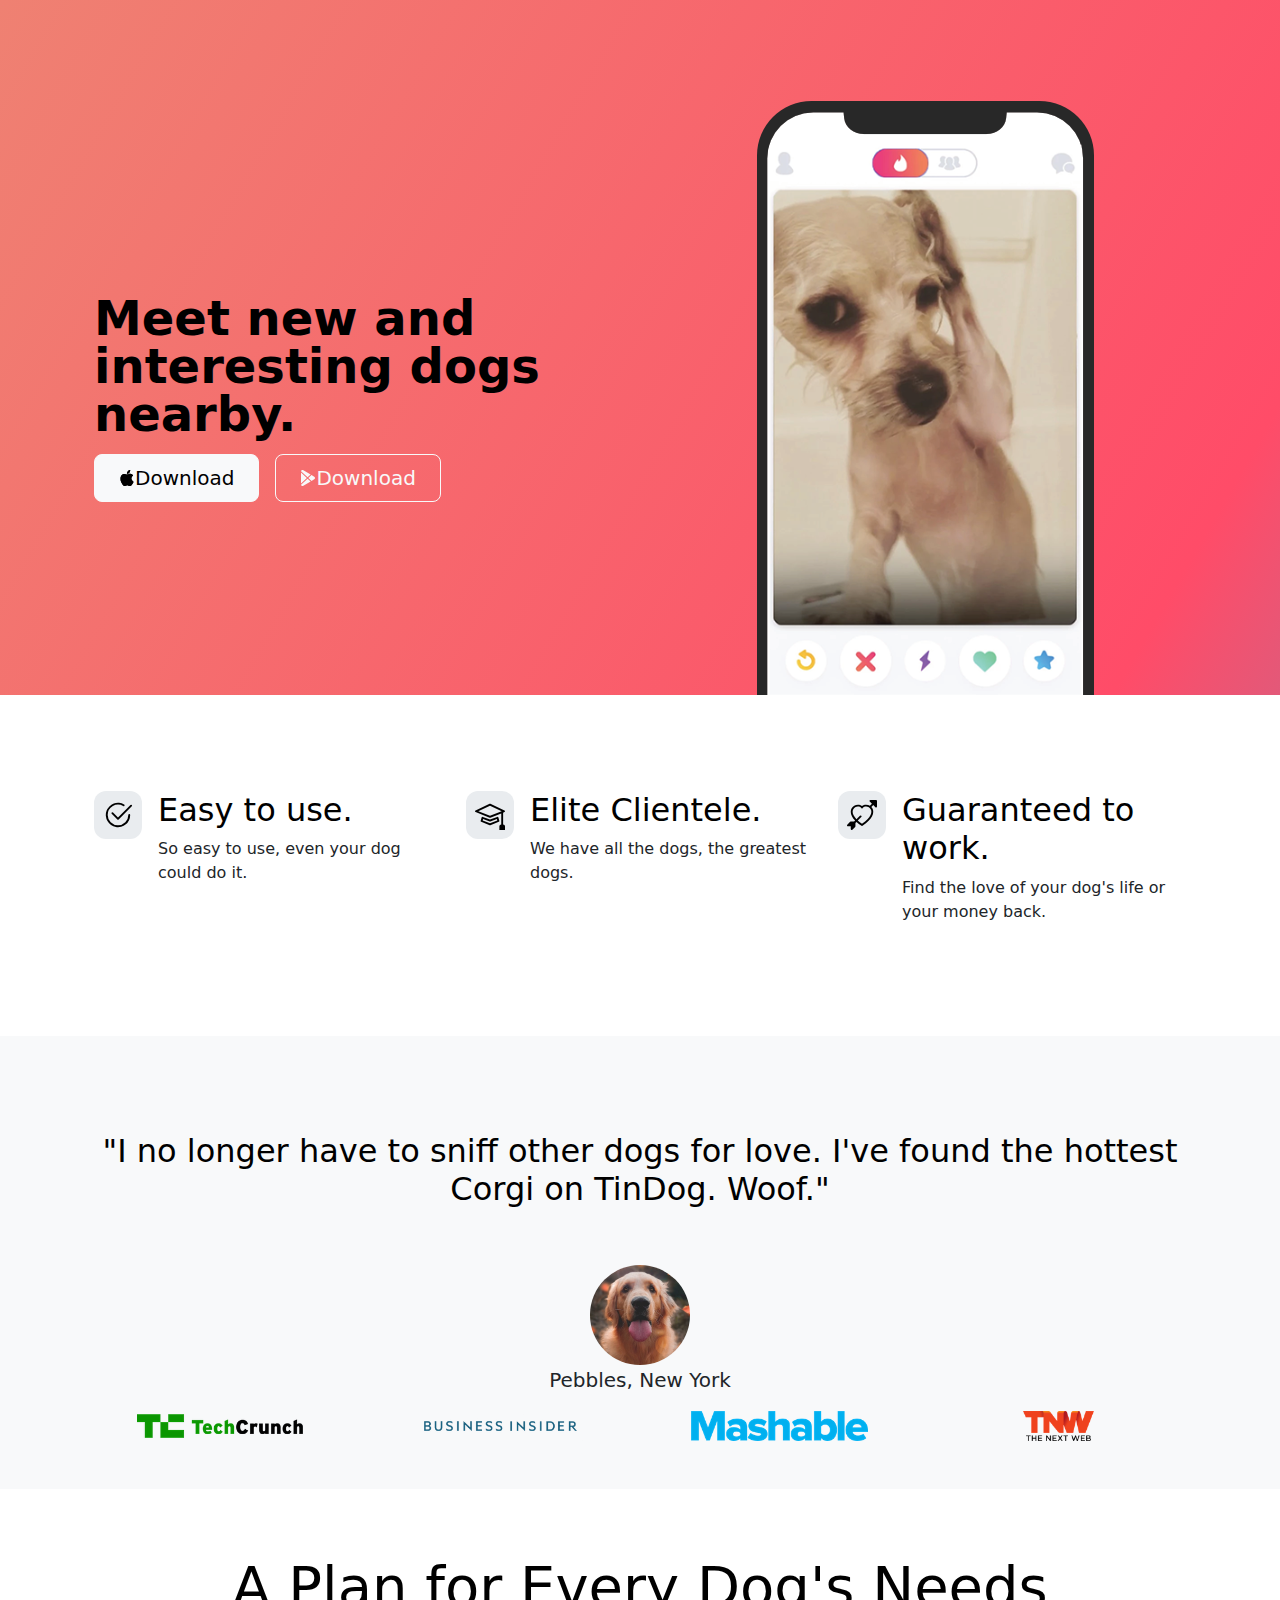
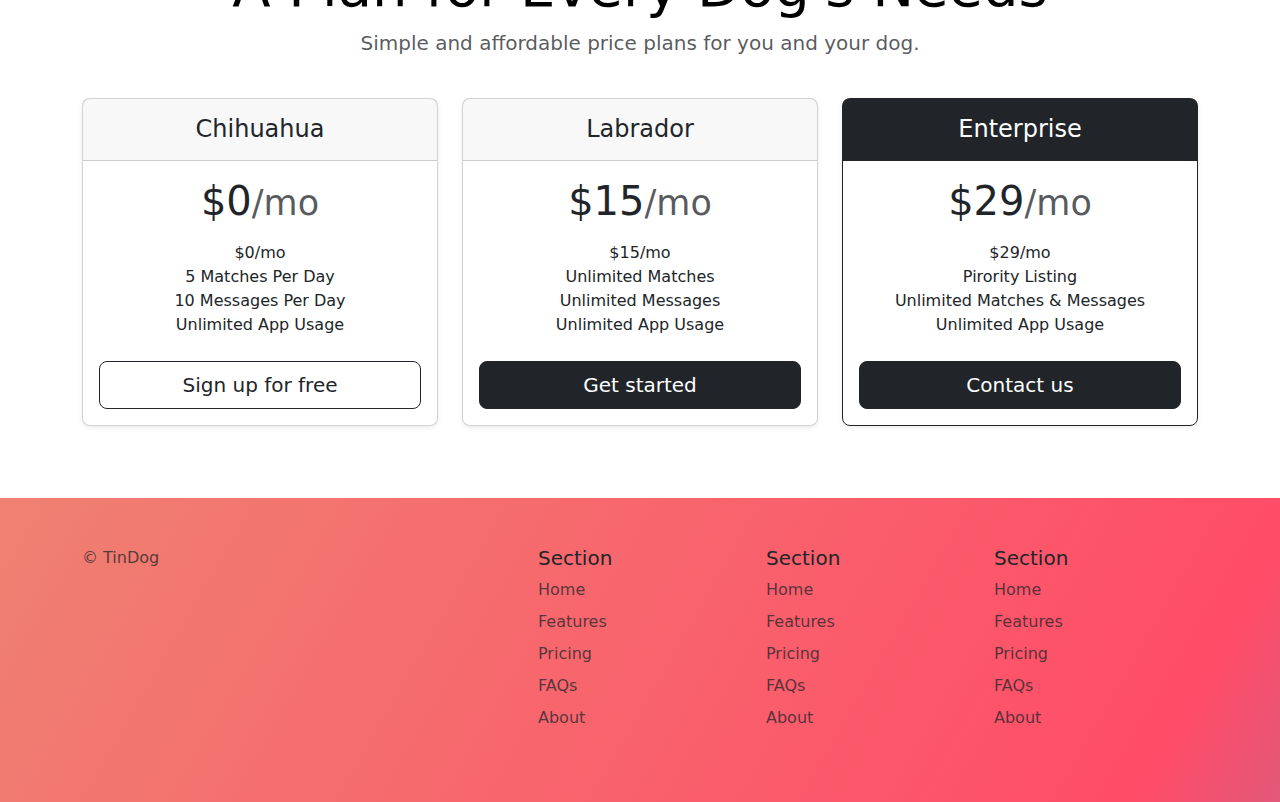
<file: index.html>
<!DOCTYPE html>
<html lang="en">
  <head>
    <meta charset="UTF-8" />
    <meta name="viewport" content="width=device-width, initial-scale=1.0" />

    <link
      href="https://cdn.jsdelivr.net/npm/bootstrap@5.3.3/dist/css/bootstrap.min.css"
      rel="stylesheet"
      integrity="sha384-QWTKZyjpPEjISv5WaRU9OFeRpok6YctnYmDr5pNlyT2bRjXh0JMhjY6hW+ALEwIH"
      crossorigin="anonymous"
    />
    <link rel="stylesheet" href="./css/style.css" />
    <title>TinDog</title>
  </head>

  <body>
    <!-- Title -->
    <section id="title" class="gradient-background">
      <div class="container col-xxl-8 px-4 pt-5">
        <div class="row flex-lg-row-reverse align-items-center g-5 pt-5">
          <div class="col-10 col-sm-8 col-lg-6">
            <img
              src="./images/iphone.png"
              class="d-block mx-lg-auto img-fluid"
              alt="Bootstrap Themes"
              height="200px"
              loading="lazy"
            />
          </div>
          <div class="col-lg-6">
            <h1 class="display-5 fw-bold text-body-emphasis lh-1 mb-3">
              Meet new and interesting dogs nearby.
            </h1>
            <div class="d-grid gap-2 d-md-flex justify-content-md-start">
              <button type="button" class="btn btn-light btn-lg px-4 me-md-2">
                <svg
                  xmlns="http://www.w3.org/2000/svg"
                  width="16"
                  height="16"
                  fill="currentColor"
                  class="bi bi-apple mb-1"
                  viewBox="0 0 16 16"
                >
                  <path
                    d="M11.182.008C11.148-.03 9.923.023 8.857 1.18c-1.066 1.156-.902 2.482-.878 2.516.024.034 1.52.087 2.475-1.258.955-1.345.762-2.391.728-2.43Zm3.314 11.733c-.048-.096-2.325-1.234-2.113-3.422.212-2.189 1.675-2.789 1.698-2.854.023-.065-.597-.79-1.254-1.157a3.692 3.692 0 0 0-1.563-.434c-.108-.003-.483-.095-1.254.116-.508.139-1.653.589-1.968.607-.316.018-1.256-.522-2.267-.665-.647-.125-1.333.131-1.824.328-.49.196-1.422.754-2.074 2.237-.652 1.482-.311 3.83-.067 4.56.244.729.625 1.924 1.273 2.796.576.984 1.34 1.667 1.659 1.899.319.232 1.219.386 1.843.067.502-.308 1.408-.485 1.766-.472.357.013 1.061.154 1.782.539.571.197 1.111.115 1.652-.105.541-.221 1.324-1.059 2.238-2.758.347-.79.505-1.217.473-1.282Z"
                  />
                  <path
                    d="M11.182.008C11.148-.03 9.923.023 8.857 1.18c-1.066 1.156-.902 2.482-.878 2.516.024.034 1.52.087 2.475-1.258.955-1.345.762-2.391.728-2.43Zm3.314 11.733c-.048-.096-2.325-1.234-2.113-3.422.212-2.189 1.675-2.789 1.698-2.854.023-.065-.597-.79-1.254-1.157a3.692 3.692 0 0 0-1.563-.434c-.108-.003-.483-.095-1.254.116-.508.139-1.653.589-1.968.607-.316.018-1.256-.522-2.267-.665-.647-.125-1.333.131-1.824.328-.49.196-1.422.754-2.074 2.237-.652 1.482-.311 3.83-.067 4.56.244.729.625 1.924 1.273 2.796.576.984 1.34 1.667 1.659 1.899.319.232 1.219.386 1.843.067.502-.308 1.408-.485 1.766-.472.357.013 1.061.154 1.782.539.571.197 1.111.115 1.652-.105.541-.221 1.324-1.059 2.238-2.758.347-.79.505-1.217.473-1.282Z"
                  /></svg
                >Download
              </button>
              <button type="button" class="btn btn-outline-light btn-lg px-4">
                <svg
                  xmlns="http://www.w3.org/2000/svg"
                  width="16"
                  height="16"
                  fill="currentColor"
                  class="bi bi-google-play mb-1"
                  viewBox="0 0 16 16"
                >
                  <path
                    d="M14.222 9.374c1.037-.61 1.037-2.137 0-2.748L11.528 5.04 8.32 8l3.207 2.96 2.694-1.586Zm-3.595 2.116L7.583 8.68 1.03 14.73c.201 1.029 1.36 1.61 2.303 1.055l7.294-4.295ZM1 13.396V2.603L6.846 8 1 13.396ZM1.03 1.27l6.553 6.05 3.044-2.81L3.333.215C2.39-.341 1.231.24 1.03 1.27Z"
                  /></svg
                >Download
              </button>
            </div>
          </div>
        </div>
      </div>
    </section>

    <!-- Features -->
    <section id="features mt-5">
      <div class="container px-4 py-5" id="hanging-icons">
        <div class="row g-4 py-5 row-cols-1 row-cols-lg-3">
          <div class="col d-flex align-items-start">
            <div
              class="icon-square text-body-emphasis bg-body-secondary d-inline-flex align-items-center justify-content-center fs-4 flex-shrink-0 me-3"
            >
              <svg
                xmlns="http://www.w3.org/2000/svg"
                height="30"
                fill="currentColor"
                class="bi bi-check2-circle"
                viewBox="0 0 16 16"
              >
                <path
                  d="M2.5 8a5.5 5.5 0 0 1 8.25-4.764.5.5 0 0 0 .5-.866A6.5 6.5 0 1 0 14.5 8a.5.5 0 0 0-1 0 5.5 5.5 0 1 1-11 0z"
                />
                <path
                  d="M15.354 3.354a.5.5 0 0 0-.708-.708L8 9.293 5.354 6.646a.5.5 0 1 0-.708.708l3 3a.5.5 0 0 0 .708 0l7-7z"
                />
              </svg>
            </div>
            <div>
              <h3 class="fs-2 text-body-emphasis">Easy to use.</h3>
              <p>So easy to use, even your dog could do it.</p>
            </div>
          </div>
          <div class="col d-flex align-items-start">
            <div
              class="icon-square text-body-emphasis bg-body-secondary d-inline-flex align-items-center justify-content-center fs-4 flex-shrink-0 me-3"
            >
              <svg
                xmlns="http://www.w3.org/2000/svg"
                height="30"
                fill="currentColor"
                class="bi bi-mortarboard"
                viewBox="0 0 16 16"
              >
                <path
                  d="M8.211 2.047a.5.5 0 0 0-.422 0l-7.5 3.5a.5.5 0 0 0 .025.917l7.5 3a.5.5 0 0 0 .372 0L14 7.14V13a1 1 0 0 0-1 1v2h3v-2a1 1 0 0 0-1-1V6.739l.686-.275a.5.5 0 0 0 .025-.917l-7.5-3.5ZM8 8.46 1.758 5.965 8 3.052l6.242 2.913L8 8.46Z"
                />
                <path
                  d="M4.176 9.032a.5.5 0 0 0-.656.327l-.5 1.7a.5.5 0 0 0 .294.605l4.5 1.8a.5.5 0 0 0 .372 0l4.5-1.8a.5.5 0 0 0 .294-.605l-.5-1.7a.5.5 0 0 0-.656-.327L8 10.466 4.176 9.032Zm-.068 1.873.22-.748 3.496 1.311a.5.5 0 0 0 .352 0l3.496-1.311.22.748L8 12.46l-3.892-1.556Z"
                />
              </svg>
            </div>
            <div>
              <h3 class="fs-2 text-body-emphasis">Elite Clientele.</h3>
              <p>We have all the dogs, the greatest dogs.</p>
            </div>
          </div>
          <div class="col d-flex align-items-start">
            <div
              class="icon-square text-body-emphasis bg-body-secondary d-inline-flex align-items-center justify-content-center fs-4 flex-shrink-0 me-3"
            >
              <svg
                xmlns="http://www.w3.org/2000/svg"
                height="30"
                fill="currentColor"
                class="bi bi-arrow-through-heart"
                viewBox="0 0 16 16"
              >
                <path
                  fill-rule="evenodd"
                  d="M2.854 15.854A.5.5 0 0 1 2 15.5V14H.5a.5.5 0 0 1-.354-.854l1.5-1.5A.5.5 0 0 1 2 11.5h1.793l.53-.53c-.771-.802-1.328-1.58-1.704-2.32-.798-1.575-.775-2.996-.213-4.092C3.426 2.565 6.18 1.809 8 3.233c1.25-.98 2.944-.928 4.212-.152L13.292 2 12.147.854A.5.5 0 0 1 12.5 0h3a.5.5 0 0 1 .5.5v3a.5.5 0 0 1-.854.354L14 2.707l-1.006 1.006c.236.248.44.531.6.845.562 1.096.585 2.517-.213 4.092-.793 1.563-2.395 3.288-5.105 5.08L8 13.912l-.276-.182a21.86 21.86 0 0 1-2.685-2.062l-.539.54V14a.5.5 0 0 1-.146.354l-1.5 1.5Zm2.893-4.894A20.419 20.419 0 0 0 8 12.71c2.456-1.666 3.827-3.207 4.489-4.512.679-1.34.607-2.42.215-3.185-.817-1.595-3.087-2.054-4.346-.761L8 4.62l-.358-.368c-1.259-1.293-3.53-.834-4.346.761-.392.766-.464 1.845.215 3.185.323.636.815 1.33 1.519 2.065l1.866-1.867a.5.5 0 1 1 .708.708L5.747 10.96Z"
                />
              </svg>
            </div>
            <div>
              <h3 class="fs-2 text-body-emphasis">Guaranteed to work.</h3>
              <p>Find the love of your dog's life or your money back.</p>
            </div>
          </div>
        </div>
      </div>
    </section>
    <!-- Testimonial -->
    <section id="testimonial" class="bg-body-tertiary">
      <div class="mt-5">
        <div class="p-5 text-center">
          <div class="container">
            <h2 class="text-body-emphasis">
              "I no longer have to sniff other dogs for love. I've found the
              hottest Corgi on TinDog. Woof."
            </h2>
            <img
              id="dog"
              class="mt-5"
              src="./images/dog-img.jpg"
              alt="dog-img"
            />

            <p class="col-lg-8 mx-auto lead">Pebbles, New York</p>
            <div class="container">
              <div class="row">
                <div class="col-lg-3 col-sm-12">
                  <img
                    src="./images/techcrunch.png"
                    alt="techcrunch"
                    height="30px"
                  />
                </div>
                <div class="col-lg-3 col-sm-12">
                  <img
                    src="./images/bizinsider.png"
                    alt="bizinsider"
                    height="30px"
                  />
                </div>
                <div class="col-lg-3 col-sm-12">
                  <img
                    src="./images/mashable.png"
                    alt="mashable"
                    height="30px"
                  />
                </div>
                <div class="col-lg-3 col-sm-12">
                  <img src="./images/tnw.png" alt="tnw" height="30px" />
                </div>
              </div>
            </div>
          </div>
        </div>
      </div>
    </section>
    <!-- Pricing -->
    <section id="pricing" class="mt-5">
      <div>
        <div class="pricing-header p-3 pb-md-4 mx-auto text-center">
          <h2 class="display-4 fw-normal text-body-emphasis">
            A Plan for Every Dog's Needs
          </h2>
          <p class="fs-5 text-body-secondary">
            Simple and affordable price plans for you and your dog.
          </p>
        </div>
        <div class="container">
          <div class="row row-cols-1 row-cols-md-3 mb-3 text-center">
            <div class="col">
              <div class="card mb-4 rounded-3 shadow-sm">
                <div class="card-header py-3">
                  <h4 class="my-0 fw-normal">Chihuahua</h4>
                </div>
                <div class="card-body">
                  <h1 class="card-title pricing-card-title">
                    $0<small class="text-body-secondary fw-light">/mo</small>
                  </h1>
                  <ul class="list-unstyled mt-3 mb-4">
                    <li>$0/mo</li>
                    <li>5 Matches Per Day</li>
                    <li>10 Messages Per Day</li>
                    <li>Unlimited App Usage</li>
                  </ul>
                  <button
                    type="button"
                    class="w-100 btn btn-lg btn-outline-dark"
                  >
                    Sign up for free
                  </button>
                </div>
              </div>
            </div>
            <div class="col">
              <div class="card mb-4 rounded-3 shadow-sm">
                <div class="card-header py-3">
                  <h4 class="my-0 fw-normal">Labrador</h4>
                </div>
                <div class="card-body">
                  <h1 class="card-title pricing-card-title">
                    $15<small class="text-body-secondary fw-light">/mo</small>
                  </h1>
                  <ul class="list-unstyled mt-3 mb-4">
                    <li>$15/mo</li>
                    <li>Unlimited Matches</li>
                    <li>Unlimited Messages</li>
                    <li>Unlimited App Usage</li>
                  </ul>
                  <button type="button" class="w-100 btn btn-lg btn-dark">
                    Get started
                  </button>
                </div>
              </div>
            </div>
            <div class="col">
              <div class="card mb-4 rounded-3 shadow-sm border-dark">
                <div class="card-header py-3 text-bg-dark border-dark">
                  <h4 class="my-0 fw-normal">Enterprise</h4>
                </div>
                <div class="card-body">
                  <h1 class="card-title pricing-card-title">
                    $29<small class="text-body-secondary fw-light">/mo</small>
                  </h1>
                  <ul class="list-unstyled mt-3 mb-4">
                    <li>$29/mo</li>
                    <li>Pirority Listing</li>
                    <li>Unlimited Matches & Messages</li>
                    <li>Unlimited App Usage</li>
                  </ul>
                  <button type="button" class="w-100 btn btn-lg btn-dark">
                    Contact us
                  </button>
                </div>
              </div>
            </div>
          </div>
        </div>
      </div>
    </section>
    <!-- Footer -->
    <section id="footer" class="gradient-background">
      <div class="container">
        <footer class="row row-cols-1 row-cols-sm-2 row-cols-md-5 py-5 mt-5">
          <div class="col mb-3">
            <p class="text-body-secondary">© TinDog</p>
          </div>

          <div class="col mb-3"></div>

          <div class="col mb-3">
            <h5>Section</h5>
            <ul class="nav flex-column">
              <li class="nav-item mb-2">
                <a href="#" class="nav-link p-0 text-body-secondary">Home</a>
              </li>
              <li class="nav-item mb-2">
                <a href="#" class="nav-link p-0 text-body-secondary"
                  >Features</a
                >
              </li>
              <li class="nav-item mb-2">
                <a href="#" class="nav-link p-0 text-body-secondary">Pricing</a>
              </li>
              <li class="nav-item mb-2">
                <a href="#" class="nav-link p-0 text-body-secondary">FAQs</a>
              </li>
              <li class="nav-item mb-2">
                <a href="#" class="nav-link p-0 text-body-secondary">About</a>
              </li>
            </ul>
          </div>

          <div class="col mb-3">
            <h5>Section</h5>
            <ul class="nav flex-column">
              <li class="nav-item mb-2">
                <a href="#" class="nav-link p-0 text-body-secondary">Home</a>
              </li>
              <li class="nav-item mb-2">
                <a href="#" class="nav-link p-0 text-body-secondary"
                  >Features</a
                >
              </li>
              <li class="nav-item mb-2">
                <a href="#" class="nav-link p-0 text-body-secondary">Pricing</a>
              </li>
              <li class="nav-item mb-2">
                <a href="#" class="nav-link p-0 text-body-secondary">FAQs</a>
              </li>
              <li class="nav-item mb-2">
                <a href="#" class="nav-link p-0 text-body-secondary">About</a>
              </li>
            </ul>
          </div>

          <div class="col mb-3">
            <h5>Section</h5>
            <ul class="nav flex-column">
              <li class="nav-item mb-2">
                <a href="#" class="nav-link p-0 text-body-secondary">Home</a>
              </li>
              <li class="nav-item mb-2">
                <a href="#" class="nav-link p-0 text-body-secondary"
                  >Features</a
                >
              </li>
              <li class="nav-item mb-2">
                <a href="#" class="nav-link p-0 text-body-secondary">Pricing</a>
              </li>
              <li class="nav-item mb-2">
                <a href="#" class="nav-link p-0 text-body-secondary">FAQs</a>
              </li>
              <li class="nav-item mb-2">
                <a href="#" class="nav-link p-0 text-body-secondary">About</a>
              </li>
            </ul>
          </div>
        </footer>
      </div>
    </section>
  </body>
</html>
</file>
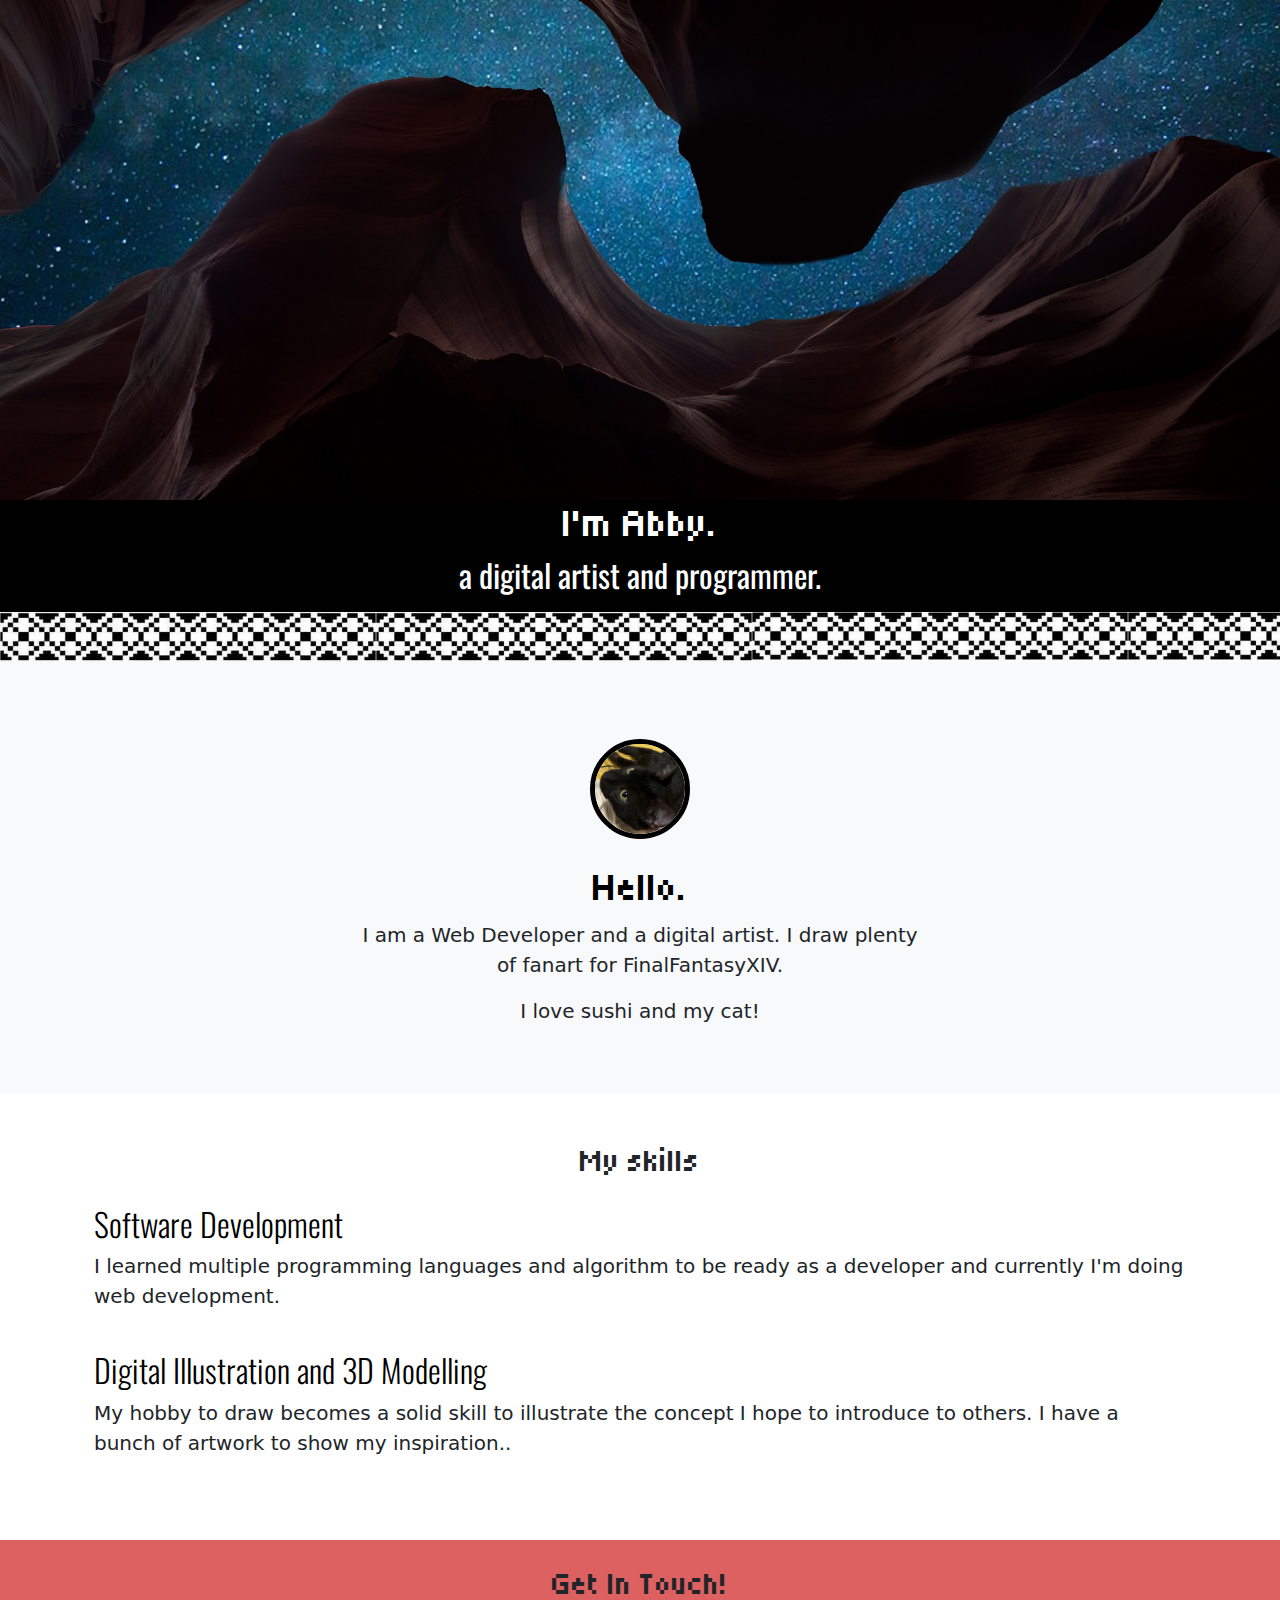
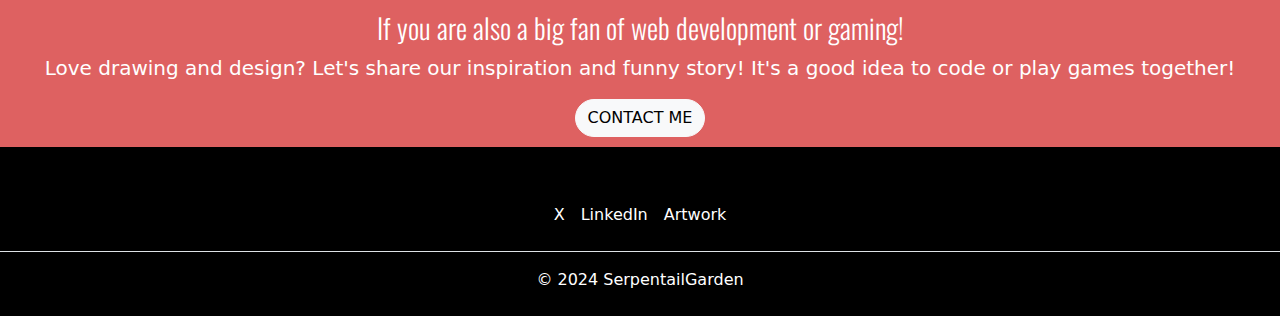
<file: SerpentailGarden/index.html>
<!DOCTYPE html>
<html lang="en">
  <head>
    <meta charset="UTF-8" />
    <meta name="viewport" content="width=device-width, initial-scale=1.0" />
    <title>Serpentail Garden</title>
    <link rel="preconnect" href="https://fonts.googleapis.com" />
    <link rel="preconnect" href="https://fonts.gstatic.com" crossorigin />
    <link
      href="https://fonts.googleapis.com/css2?family=Tiny5&display=swap"
      rel="stylesheet"
    />
    <link rel="preconnect" href="https://fonts.googleapis.com" />
    <link rel="preconnect" href="https://fonts.gstatic.com" crossorigin />
    <link
      href="https://fonts.googleapis.com/css2?family=Oswald:wght@200..700&family=Tiny5&display=swap"
      rel="stylesheet"
    />
    <link
      href="https://cdn.jsdelivr.net/npm/bootstrap@5.3.3/dist/css/bootstrap.min.css"
      rel="stylesheet"
      integrity="sha384-QWTKZyjpPEjISv5WaRU9OFeRpok6YctnYmDr5pNlyT2bRjXh0JMhjY6hW+ALEwIH"
      crossorigin="anonymous"
    />
    <link rel="stylesheet" href="./style.css" />
  </head>
  <body>
    <!-- /*section for title*/ -->
    <section id="title">
      <div class="title">
        <img src="./canyon-2178786_1920.jpg" class=" canyon" alt=""canyon"/>
        <h1 class="tiny5-regular">I'm Abby.</h1>
        <h2 class="oswald-regular">a digital artist and programmer.</h2>
      </div>
    </section>

    <img src="./IMG_8133(20240613-153559).JPG" class="strip" alt="stripe" />
    <!-- /*section for self introduction*/ -->
    <section>
      <div>
        <div class="p-5 text-center bg-body-tertiary">
          <div class="container py-1">
            <img
              src="./7BC13FC7F63B9EA84391ECD1955B9BD7.png"
              class="mypicture"
              alt="Abby"
            />
            <h1 class="text-body-emphasis tiny5-regular">Hello.</h1>
            <p class="col-lg-6 mx-auto lead">
              I am a Web Developer and a digital artist. I draw plenty of fanart
              for FinalFantasyXIV.
            </p>
            <p class="col-lg-6 mx-auto lead">I love sushi and my cat!</p>
          </div>
        </div>
      </div>
      <h2 class=""></h2>
      <p></p>
    </section>
    <!--section for skill-->
    <section>
      <div class="mt-5">
        <h2 class="tiny5-regular">My skills</h2>
        <div class="container px-4" id="featured-3">
          <div class="row g-4 py-3 row-cols-1 row-cols-lg-1">
            <div class="feature col">
              <h3 class="fs-2 text-body-emphasis oswald-light">
                Software Development
              </h3>
              <p class="lead">
                I learned multiple programming languages and algorithm to be
                ready as a developer and currently I'm doing web development.
              </p>
            </div>
            <div class="feature col">
              <h3 class="fs-2 text-body-emphasis oswald-light">
                Digital Illustration and 3D Modelling
              </h3>
              <p class="lead">
                My hobby to draw becomes a solid skill to illustrate the concept
                I hope to introduce to others. I have a bunch of artwork to show
                my inspiration..
              </p>
            </div>
          </div>
        </div>
      </div>
    </section>
    <!-- /*section for get in touch*/ -->
    <section>
      <div class="intouch">
        <h2 class="tiny5-regular">Get In Touch!</h2>
        <h3 class="oswald-light" style="color: #fff">
          If you are also a big fan of web development or gaming!
        </h3>
        <p class="lead" style="color: #fff">
          Love drawing and design? Let's share our inspiration and funny story!
          It's a good idea to code or play games together!
        </p>
        <a href="mailto:desmond.dato@gmail.com">
          <button class="btn btn-light rounded-pill">CONTACT ME</button>
        </a>
      </div>
    </section>
    <!-- /*section for footer*/ -->
    <section style="background-color: black">
      <footer class="pt-5 pb-2">
        <ul class="nav justify-content-center border-bottom pb-3 mb-3">
          <li class="nav-item">
            <a href="https://x.com/Ara_hebi" class="nav-link px-2 text-white"
              >X</a
            >
          </li>
          <li class="nav-item">
            <a
              href="https://www.linkedin.com/in/xiaohan-abby-liu/"
              class="nav-link px-2 text-white"
              >LinkedIn</a
            >
          </li>
          <li class="nav-item">
            <a href="https://arahebi.carrd.co/" class="nav-link px-2 text-white"
              >Artwork</a
            >
          </li>
        </ul>
        <p class="text-center text-white">© 2024 SerpentailGarden</p>
      </footer>
    </section>
  </body>
</html>
</file>
<file: css/style.css>
.gradient-background {
  background: linear-gradient(300deg, #00bfff, #ff4c68, #ef8172);
  background-size: 180% 180%;
  animation: gradient-animation 18s ease infinite;
}

@keyframes gradient-animation {
  0% {
    background-position: 0% 50%;
  }
  50% {
    background-position: 100% 50%;
  }
  100% {
    background-position: 0% 50%;
  }
}

.icon-square {
  width: 3rem;
  height: 3rem;
  border-radius: 0.75rem;
}

.profile-img {
  height: 100px;
  border-radius: 50%;
}

#title {
  padding-bottom: 0;
  padding-top: 5px;
}
#testimonial {
  display: flex;
  flex-direction: column;
  align-items: center;
}
#dog {
  height: 100px;
  border-radius: 50%;
}
#logos img {
  height: 30px;
}
</file>
<file: SerpentailGarden/style.css>
.tiny5-regular {
  font-family: "Tiny5", sans-serif;
  font-weight: 400;
  font-style: normal;
  text-align: center;
}

.oswald-regular {
  font-family: "Oswald", sans-serif;
  font-optical-sizing: auto;
  font-weight: 400;
  font-style: normal;
}
.oswald-light {
  font-family: "Oswald", sans-serif;
  font-optical-sizing: auto;
  font-weight: 300;
  font-style: normal;
}

#title {
  background-color: black;
  text-align: center;
}
.title {
  color: #fff;
  padding: 0px 0 10px 0;
}
.mypicture {
  height: 100px;
  margin: 25px;
  border-radius: 50%;
  border: 5px #000 solid;
}
.intouch {
  text-align: center;
  background-color: #de6161;
  margin-top: 50px;
  padding-top: 25px;
  padding-left: 5px;
  padding-right: 5px;
  padding-bottom: 10px;
}
.strip {
  width: 100%;
  height: auto;
}
.canyon {
  width: 100%;
  height: 500px;
  object-fit: cover;
  object-position: 75% 75%;
}
@media (max-width: 480px) {
  .strip {
    height: 100%;
    width: 300%;
  }
  .canyon {
    width: 100%;
    height: 100%;
  }
}
</file>
